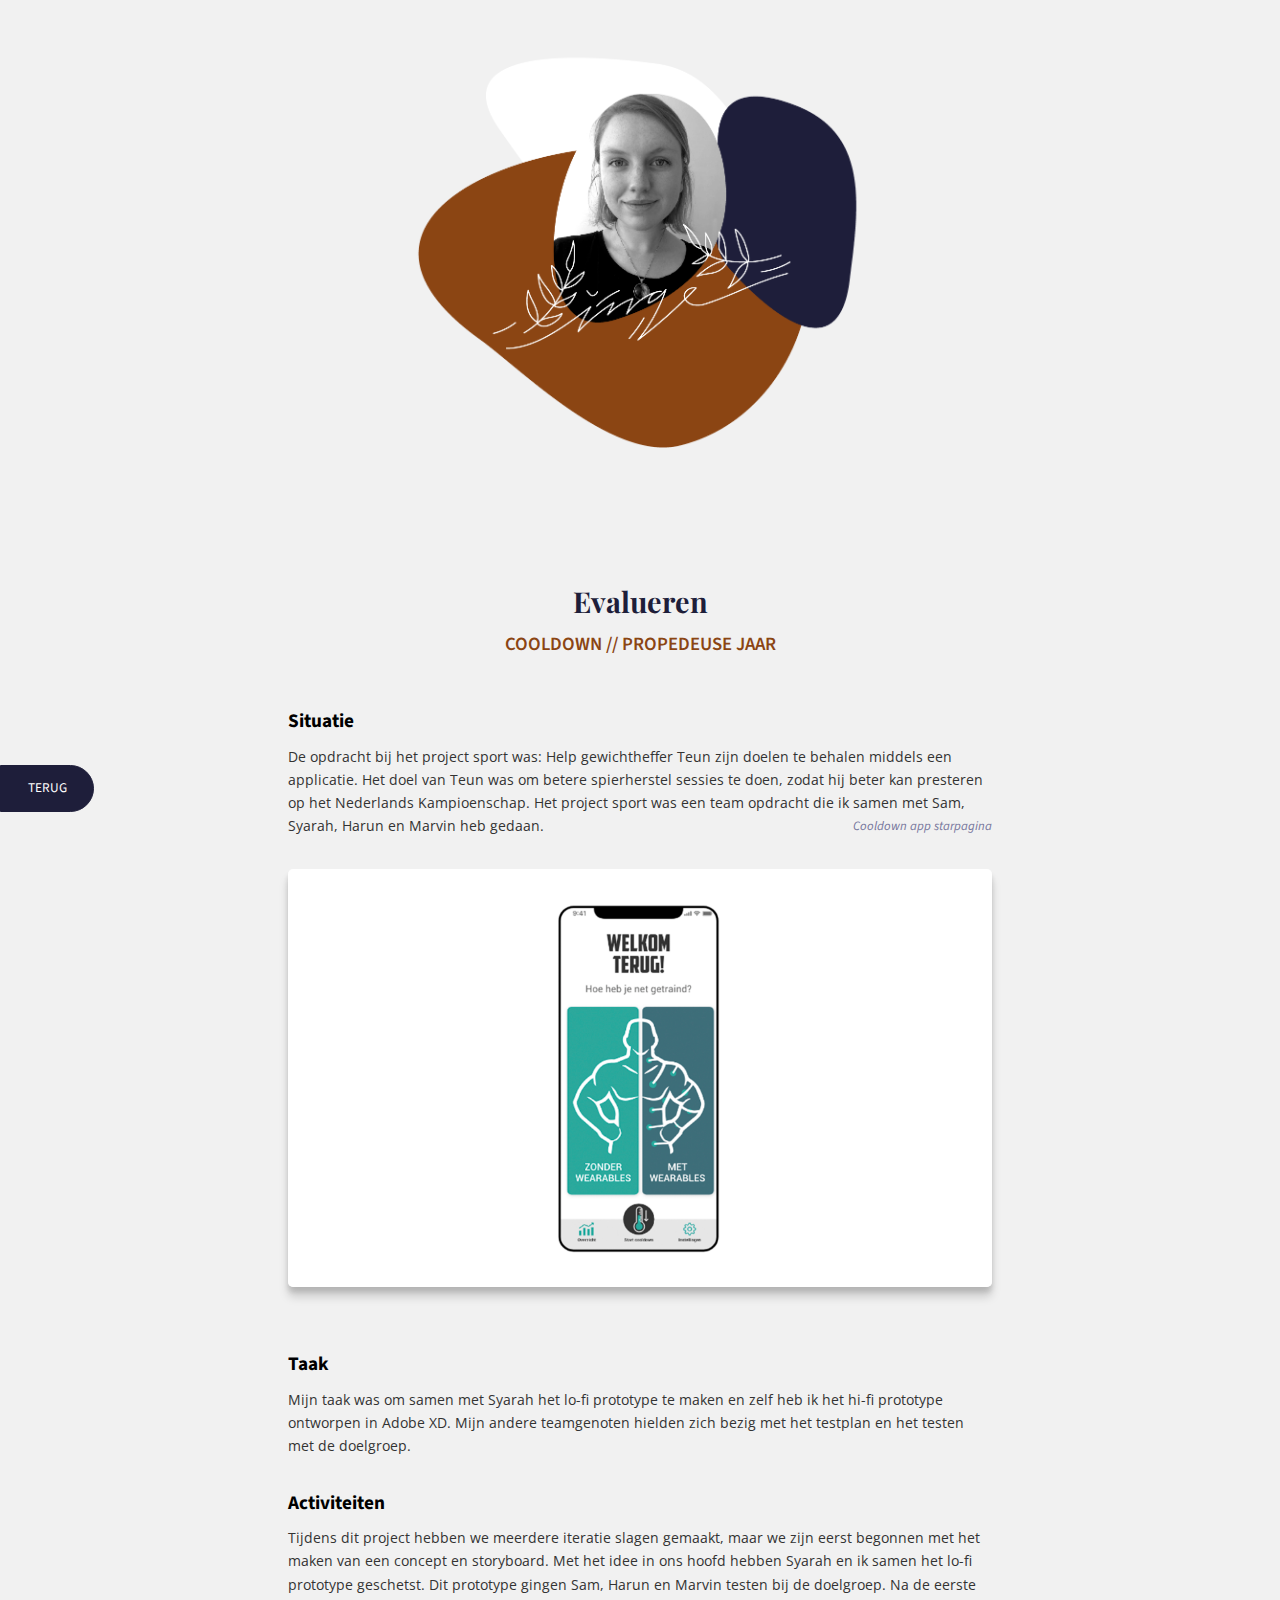
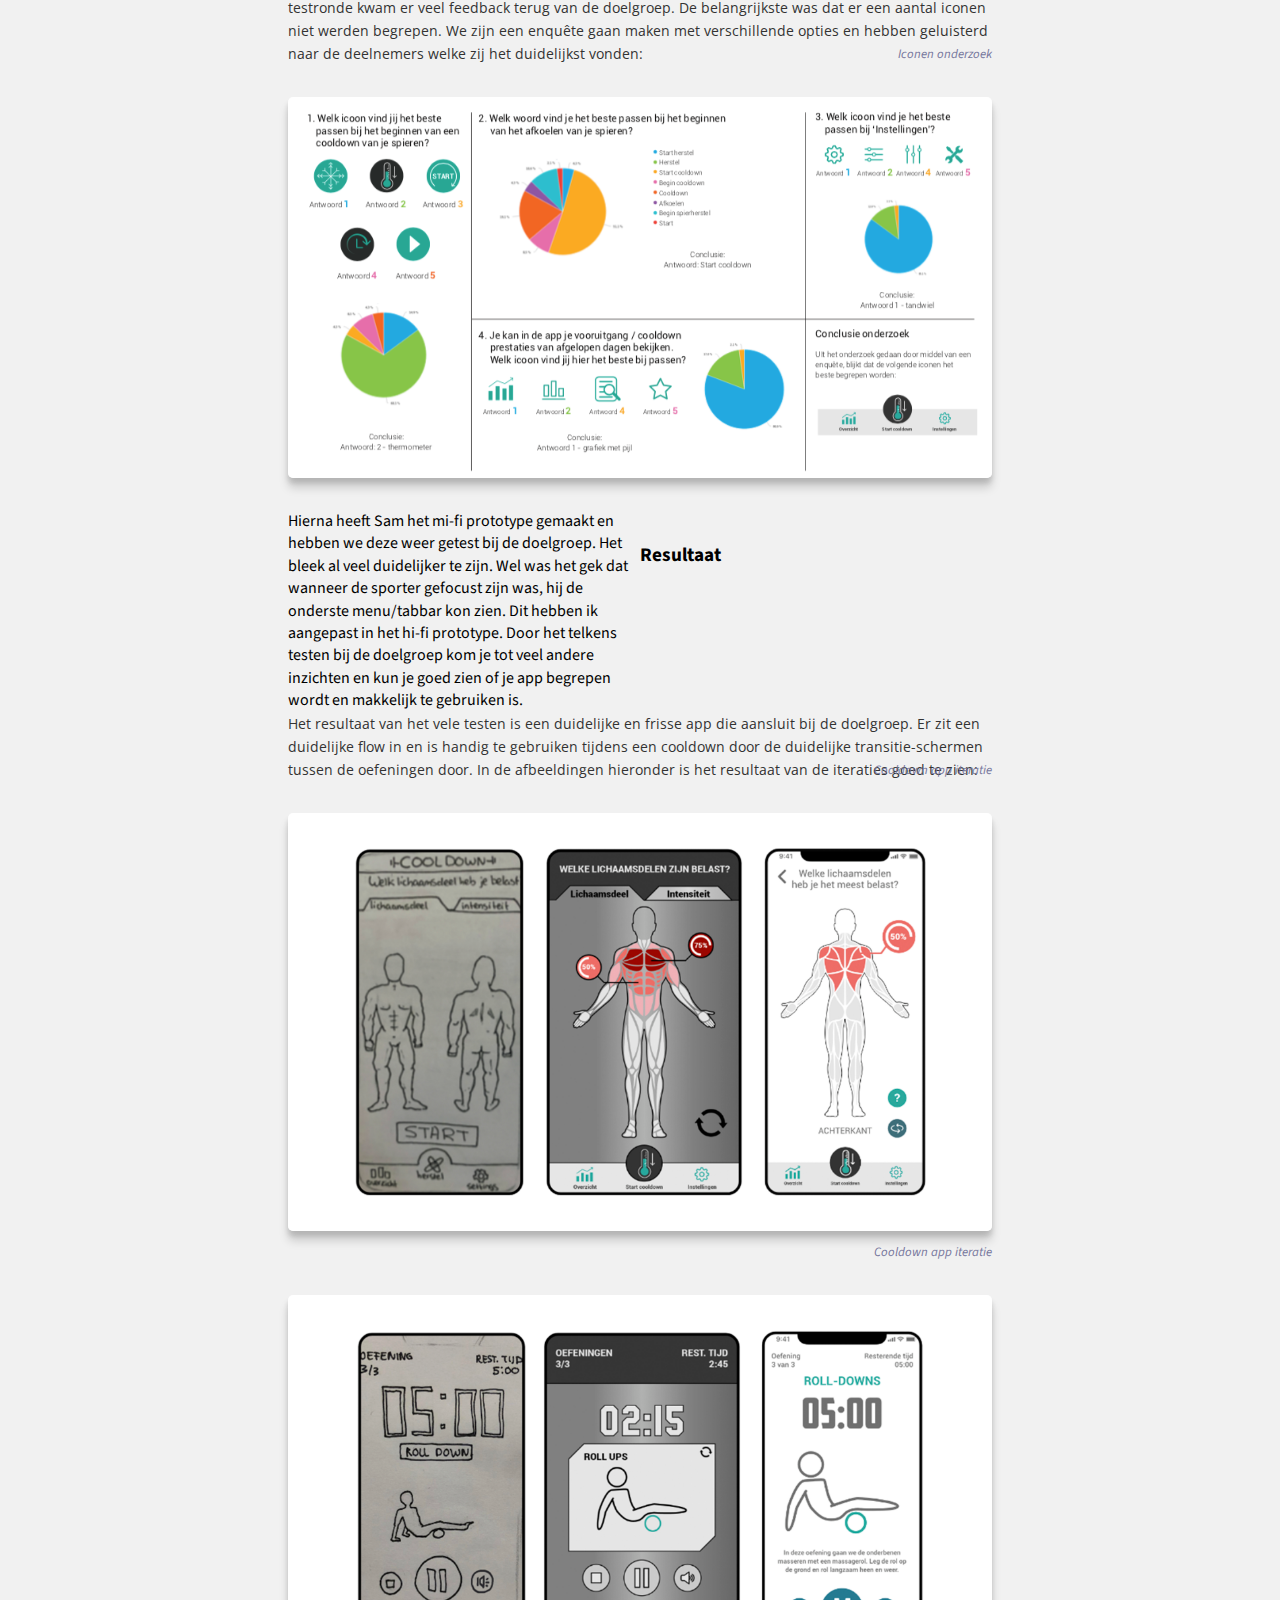
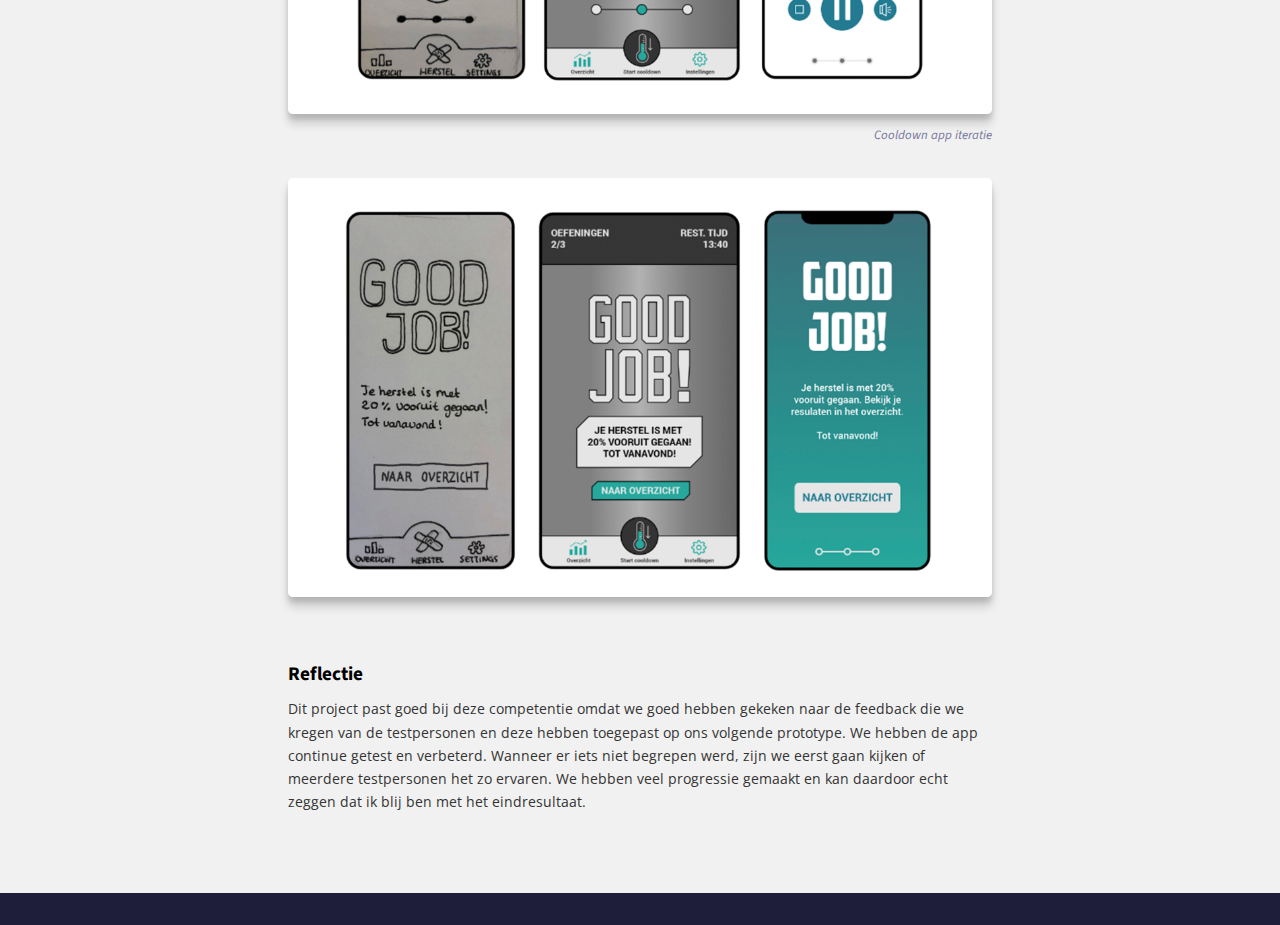
<file: evalueren.html>
<!DOCTYPE html>
<html lang="en">

<head>
    <meta charset="UTF-8">
    <title>Portfolio</title>
    <link rel="stylesheet" type="text/css" href="style/style.css">
    <link href="https://fonts.googleapis.com/css?family=Montserrat:400,400i,500,500i,600,600i,700,700i,800,800i,900,900i|Open+Sans:400,400i,600,600i,700,700i,800,800i|Roboto+Mono:400,400i,500,500i,700,700i&display=swap" rel="stylesheet">
</head>

<body>

    
    <a href="index.html"><img class="fotoik" src="images/header-goed3.png" alt=""></a> 

    <main>
    
    <section class="projectbox">
        <h2 id="cooldown">Evalueren</h2>
        <h3>Cooldown &#47;&#47; Propedeuse Jaar</h3>

       
        <h5>Situatie</h5>
       <p>De opdracht bij het project sport was: Help gewichtheffer Teun zijn doelen te behalen middels een applicatie. Het doel van Teun was om betere spierherstel sessies te doen, zodat hij beter kan presteren op het Nederlands Kampioenschap. Het project sport was een team opdracht die ik samen met Sam, Syarah, Harun en Marvin heb gedaan.</p>
        
     <img class="projectimg"src="images/cooldown1.jpg" alt="">
        <figcaption>Cooldown app starpagina</figcaption>
               

        <h5>Taak</h5>
     
        <p>Mijn taak was om samen met Syarah het lo-fi prototype te maken en zelf heb ik het hi-fi prototype ontworpen in Adobe XD. Mijn andere teamgenoten hielden zich bezig met het testplan en het testen met de doelgroep.</p>
  
        
        <h5>Activiteiten</h5>
        
        <p>Tijdens dit project hebben we meerdere iteratie slagen gemaakt, maar we zijn eerst begonnen met het maken van een concept en storyboard. Met het idee in ons hoofd hebben Syarah en ik samen het lo-fi prototype geschetst. Dit prototype gingen Sam, Harun en Marvin testen bij de doelgroep. Na de eerste testronde kwam er veel feedback terug van de doelgroep. De belangrijkste was dat er een aantal iconen niet werden begrepen. We zijn een enquête gaan maken met verschillende opties en hebben geluisterd naar de deelnemers welke zij het duidelijkst vonden:</p>
        
          <img class="projectimg"src="images/cooldown-iconen.png" alt="">
        <figcaption>Iconen onderzoek</figcaption>
        
        Hierna heeft Sam het mi-fi prototype gemaakt en hebben we deze weer getest bij de doelgroep. Het bleek al veel duidelijker te zijn. Wel was het gek dat wanneer de sporter gefocust zijn  was, hij de onderste menu/tabbar kon zien. Dit hebben ik aangepast in het hi-fi prototype. Door het telkens testen bij de doelgroep kom je tot veel andere inzichten en kun je goed zien of je app begrepen wordt en makkelijk te gebruiken is.
        
        <h5>Resultaat</h5>
        <p>Het resultaat van het vele testen is een duidelijke en frisse app die aansluit bij de doelgroep. Er zit een duidelijke flow in en is handig te gebruiken tijdens een cooldown door de duidelijke transitie-schermen tussen de oefeningen door. In de afbeeldingen hieronder is het resultaat van de iteraties goed te zien:</p>
     
        <img class="projectimg"src="images/cooldown2.jpg" alt="">
        <figcaption>Cooldown app iteratie</figcaption>
        
        <img class="projectimg"src="images/cooldown3.jpg" alt="">
        <figcaption>Cooldown app iteratie</figcaption>
        
        <img class="projectimg"src="images/cooldown4.jpg" alt="">
        <figcaption>Cooldown app iteratie</figcaption>
        
        <h5>Reflectie</h5>
        <p>Dit project past goed bij deze competentie omdat we goed hebben gekeken naar de feedback die we kregen van de testpersonen en deze hebben toegepast op ons volgende prototype. We hebben de app continue getest en verbeterd. Wanneer er iets niet begrepen werd, zijn we eerst gaan kijken of meerdere testpersonen het zo ervaren. We hebben veel progressie gemaakt en kan daardoor echt zeggen dat ik blij ben met het eindresultaat.</p>
        
        
      
        
    </section>
    
</main>

<footer>
<a href="index.html"><button>Terug</button></a>

</footer>

</body>

</html>


<script src="js/javascript.js"></script>
</file>
<file: style/style.css>
@import url('https://fonts.googleapis.com/css?family=Open+Sans:400,400i,600,600i,700,700i,800,800i|Playfair+Display:400,400i,700,700i,900,900i|Roboto+Slab:400,700&display=swap');


@import url('https://fonts.googleapis.com/css?family=Source+Sans+Pro:300,300i,400,400i,600,600i,700,700i,900,900i&display=swap');

@import url('https://fonts.googleapis.com/css?family=Source+Sans+Pro:400,700&display=swap');

@import url('https://fonts.googleapis.com/css?family=Nunito+Sans:400,700|Playfair+Display:400,900&display=swap');

*,
:before,
:after {
    -webkit-box-sizing: border-box;
    -moz-box-sizing: border-box;
    box-sizing: border-box;
}


* {
    font-family: 'Source Sans Pro', sans-serif;
    transition-delay: 150ms;
    padding: 0;
    line-height: 1.4em;

}





h1 {
    font-weight: 600;
    padding: 0em 0.6em;
    text-align: center;
    z-index: 10;
    margin-top: 1em;
    font-family: 'Playfair Display', serif;
    font-weight: 700;
    font-size: 2.2em;
    color: #1e1e3a;

}


h2 {
    font-family: 'Playfair Display', serif;
    font-size: 1.8em;
    font-weight: 200;
    font-weight: 700;
    line-height: 1em;
    margin-top: 3em;
    text-align: center;
    color: #1e1e3a;
}


h3 {
    font-weight: 600;
    padding: 0em 0.6em;
    text-align: center;
    text-transform: uppercase;
    color: #8B4513;
    margin-top: -0.5em;
    margin-bottom: 1em;

}

h4 {
    font-weight: 600;
    font-size: 1.3em;
    text-align: left;
    padding: 0 0.8em 0;
    display: flex;
}

p  {
    color: #333;
    padding: 0 1em;
    line-height: 1.6;
    font-size: 0.9em;
    font-family: 'Open Sans', sans-serif;
    text-align: left;
    max-width: 70rem;
    
}


br {
    margin-bottom: 1em;
}

ul, li {
    color: #333;
    padding: 0 1em;
    line-height: 1.6;
    font-size: 0.9em;
    font-family: 'Open Sans', sans-serif;
    text-align: left;
}

h5 {
    font-size: 1.2em;
    margin-bottom: 10px;
}

h6 {
    font-size: 1em;
    margin: 0.8em 0 1em;
    font-weight: 400;
}


h2 p {
    text-align: center;
}

a {
    
    text-decoration: none;
    font-family: 'Source Sans Pro', sans-serif;
    color: #8B4513;
    text-align: right;
    cursor: pointer;
    text-transform: uppercase;

}

a:hover {
    font-weight: 400;
}


figcaption {
    color: #76769c;
    margin: -1.5em 0em;
    text-align: right;
    font-size: 0.8em;
    font-style: italic;

}
/*****************************
           HEADER
******************************/

.fotoik {
    display: block;
    text-align: center;
    margin-left: auto;
    margin-right: auto;
    justify-content: center;
    align-items: center;
    position: relative;
    top: 5vh;
    max-width: 80vw;
    z-index: 6px;

    border-top-left-radius: 50%;
    border-bottom-right-radius: 50%;
    border-top-right-radius: 50%;
    border-bottom-left-radius: 50%;
}

@media (min-width: 650px) {
    .fotoik {
        width: 35vw;
        top: 5%;
    }
}


.textheader {
    z-index: 10;
    position: relative;
    text-align: center;
    margin-left: auto;
    margin-right: auto;
    justify-content: center;
    align-items: center;
    font-size: 1em;
    text-transform: none;
    font-family: 'Source Sans Pro', sans-serif;
    font-weight: 400;
}

header {
    height: 100vh;
    width: 100vw;
    padding: 0 2em 0 2em;
}





/*****************************
           BODY
******************************/



body {
    font-family: sans-serif;
    margin: 0;
    width: 100vw;
    background-color: #f1f1f1;
}

main {
    padding: 2em;
}

section {
    display: grid;
    grid-template-columns: repeat(auto-fit, minmax(300px, 1fr));
}

section h3,
h2,
p {
    grid-column: 1 / -1;
}



article {
    background-color: white;
    padding: 0em 0em 0em;
    margin: 1em;
    text-align: center;
    border-radius: 10px;
    box-shadow: 0 1px 3px rgba(0, 0, 0, 0.05), 0 1px 2px rgba(0, 0, 0, 0.05);
    transition: all 0.3s cubic-bezier(.25, .8, .25, 1);
}

article:hover {
    box-shadow: 0 14px 28px rgba(0, 0, 0, 0.25), 0 10px 10px rgba(0, 0, 0, 0.22);
}

.experimenten {
    padding: 0;
}
.experimenten:hover {
    box-shadow: 0 1px 3px rgba(0, 0, 0, 0.05), 0 1px 2px rgba(0, 0, 0, 0.05);
}

.experimenten img {
    border-radius: 10px;

}

/*Bron: https://codepen.io/sdthornton/pen/wBZdXq?editors=1100*/

article img {
    width: 100%;
    border-radius: 10px 10px 0px 0px;

}


.projectbox {
    max-width: 55vw;
    text-align: left;
    margin-left: auto;
    margin-right: auto;
}

.projectimg {
    max-width: 55vw;
    box-shadow: 0 10px 10px rgba(0, 0, 0, 0.15), 0 5px 5px rgba(0, 0, 0, 0.12);
    margin: 2em 0 2em 0;
    border-radius: 5px;
}

.projectbox p {
    margin: 0;
    padding: 0;
}


@media (min-width: 500px) {
    .projectbox {
    max-width: 55vw;

}

.projectimg {
    max-width: 55vw;

}
}


.projectimg-zonderschaduw {
    box-shadow: none;
    max-width: 50vw;

}

/*****************************
           FOOTER
******************************/



footer {
    background-color: #1e1e3a;
    min-height: 2em;
    margin: 0;
    margin-top: 3em;
    padding: 0;
}

button {
    position: fixed;
    background-color:  #1e1e3a;
    color:white;
    border: 1px solid #1e1e3a;
    padding: 1em 2em;
    left: 0px;
    top: 85vh;
    border-bottom-right-radius: 50px;
    border-top-right-radius: 50px;
    text-transform: uppercase;
}

button:hover {
    cursor: pointer;
    box-shadow: 0 5px 10px rgba(0, 0, 0, 0.25), 0 5px 5px rgba(0, 0, 0, 0.22);
}
</file>
